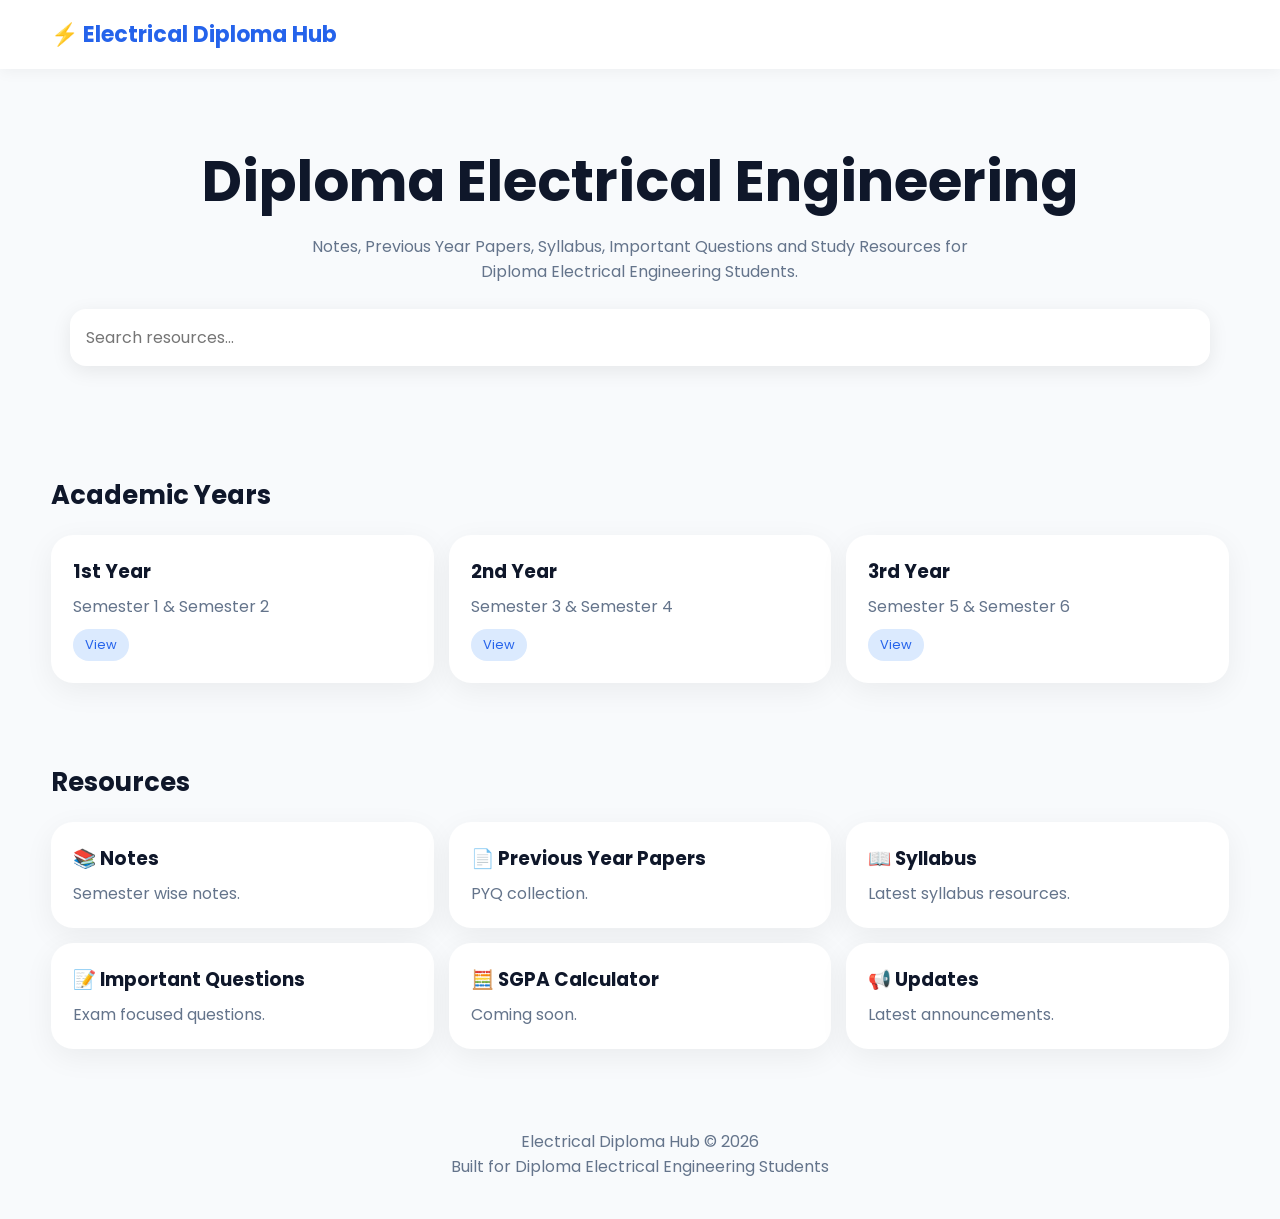
<file: index.html>
<!DOCTYPE html>
<html lang="en">
<head>
<meta charset="UTF-8">
<meta name="viewport" content="width=device-width, initial-scale=1.0">
<title>Electrical Diploma Hub</title>

<link rel="preconnect" href="https://fonts.googleapis.com">
<link rel="preconnect" href="https://fonts.gstatic.com" crossorigin>

<link href="https://fonts.googleapis.com/css2?family=Poppins:wght@300;400;500;600;700&display=swap" rel="stylesheet">

<link rel="stylesheet" href="style.css">
</head>

<body>

<nav class="navbar">
<div class="container">
<div class="logo">⚡ Electrical Diploma Hub</div>
</div>
</nav>

<section class="hero">
<div class="container">

<h1>Diploma Electrical Engineering</h1>

<p>
Notes, Previous Year Papers, Syllabus,
Important Questions and Study Resources
for Diploma Electrical Engineering Students.
</p>

<input
type="text"
class="search-box"
placeholder="Search resources...">

</div>
</section>

<section class="section">
<div class="container">

<h2 class="section-title">Academic Years</h2>

<div class="grid">

<a href="year1.html">
<div class="card">
<h3>1st Year</h3>
<p>Semester 1 & Semester 2</p>
<span class="badge">View</span>
</div>
</a>

<a href="year2.html">
<div class="card">
<h3>2nd Year</h3>
<p>Semester 3 & Semester 4</p>
<span class="badge">View</span>
</div>
</a>

<a href="year3.html">
<div class="card">
<h3>3rd Year</h3>
<p>Semester 5 & Semester 6</p>
<span class="badge">View</span>
</div>
</a>

</div>

</div>
</section>

<section class="section">
<div class="container">

<h2 class="section-title">Resources</h2>

<div class="grid">

<div class="card">
<h3>📚 Notes</h3>
<p>Semester wise notes.</p>
</div>

<div class="card">
<h3>📄 Previous Year Papers</h3>
<p>PYQ collection.</p>
</div>

<div class="card">
<h3>📖 Syllabus</h3>
<p>Latest syllabus resources.</p>
</div>

<div class="card">
<h3>📝 Important Questions</h3>
<p>Exam focused questions.</p>
</div>

<div class="card">
<h3>🧮 SGPA Calculator</h3>
<p>Coming soon.</p>
</div>

<div class="card">
<h3>📢 Updates</h3>
<p>Latest announcements.</p>
</div>

</div>

</div>
</section>

<footer class="footer">

<p>Electrical Diploma Hub © 2026</p>

<p>
Built for Diploma Electrical Engineering Students
</p>

</footer>

<script src="script.js"></script>

</body>
</html>
</file>
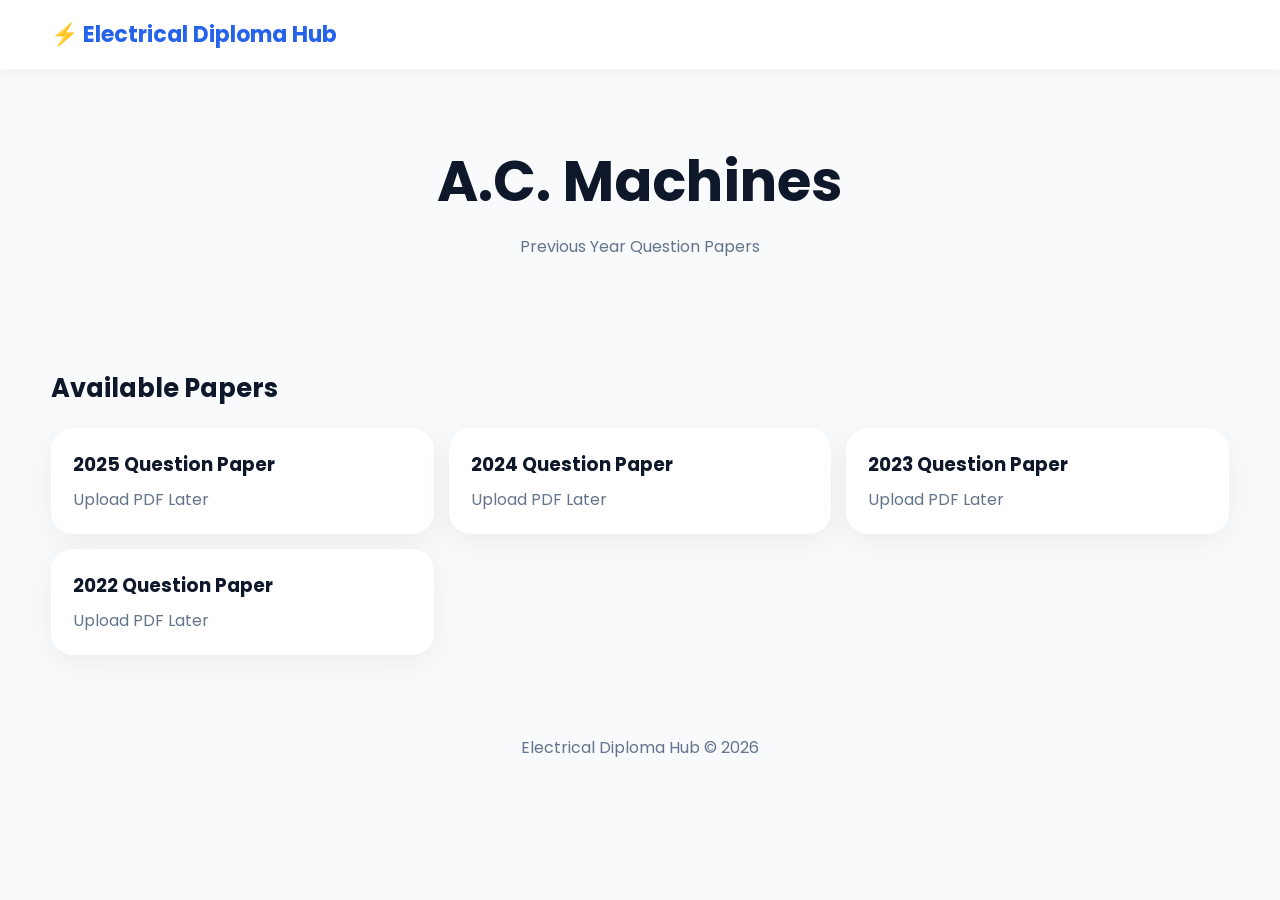
<file: ac-machines.html>
<!DOCTYPE html>
<html lang="en">
<head>
<meta charset="UTF-8">
<meta name="viewport" content="width=device-width, initial-scale=1.0">
<title>A.C. Machines - Previous Year Papers</title>

<link href="https://fonts.googleapis.com/css2?family=Poppins:wght@300;400;500;600;700&display=swap" rel="stylesheet">
<link rel="stylesheet" href="style.css">
</head>

<body>

<nav class="navbar">
<div class="container">
<a href="sem4.html">
<div class="logo">⚡ Electrical Diploma Hub</div>
</a>
</div>
</nav>

<section class="hero">
<div class="container">

<h1>A.C. Machines</h1>

<p>Previous Year Question Papers</p>

</div>
</section>

<section class="section">

<div class="container">

<h2 class="section-title">Available Papers</h2>

<div class="grid">

<div class="card">
<h3>2025 Question Paper</h3>
<p>Upload PDF Later</p>
</div>

<div class="card">
<h3>2024 Question Paper</h3>
<p>Upload PDF Later</p>
</div>

<div class="card">
<h3>2023 Question Paper</h3>
<p>Upload PDF Later</p>
</div>

<div class="card">
<h3>2022 Question Paper</h3>
<p>Upload PDF Later</p>
</div>

</div>

</div>

</section>

<footer class="footer">
<p>Electrical Diploma Hub © 2026</p>
</footer>

<script src="script.js"></script>

</body>
</html>
</file>
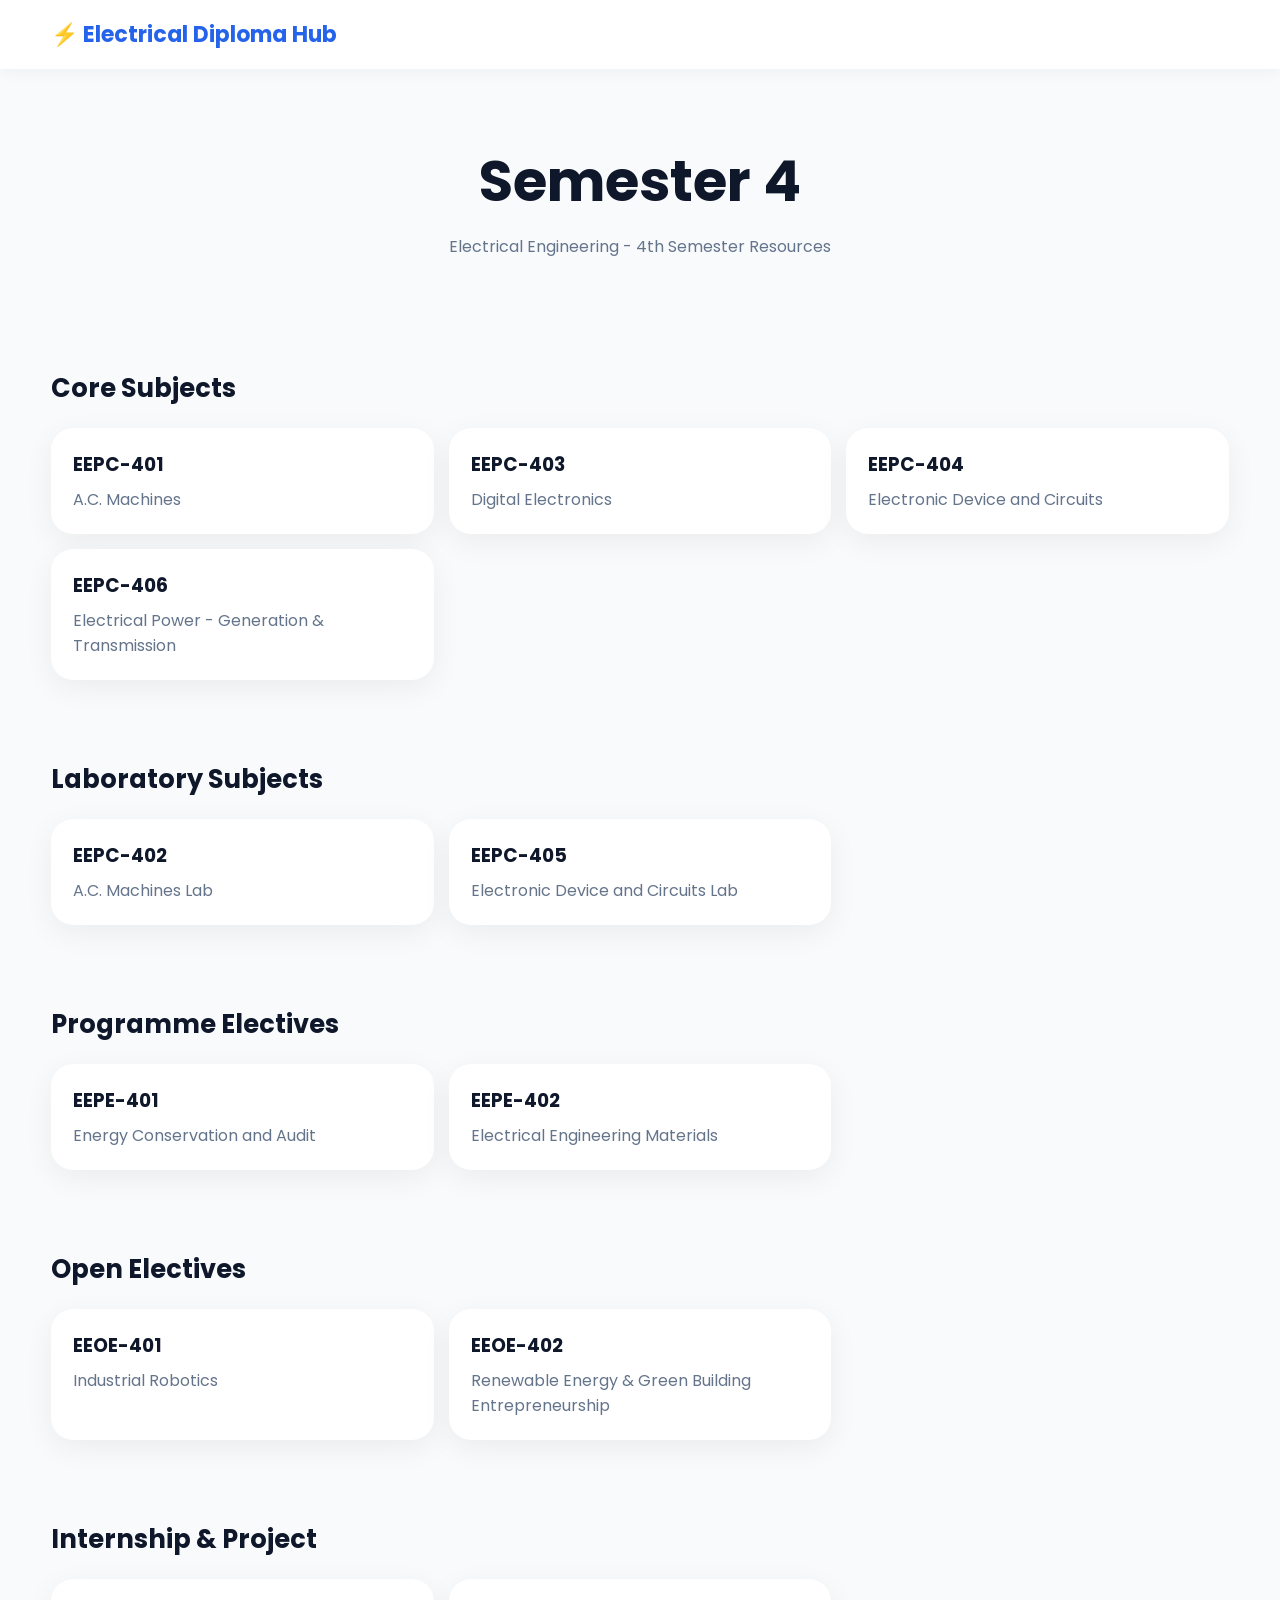
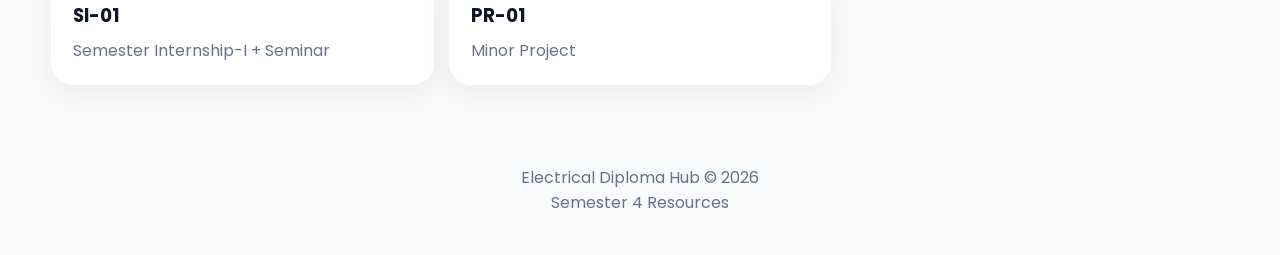
<file: sem4.html>
<!DOCTYPE html>
<html lang="en">

<head>
<meta charset="UTF-8">
<meta name="viewport" content="width=device-width, initial-scale=1.0">

<title>Semester 4 | Electrical Diploma Hub</title>

<link href="https://fonts.googleapis.com/css2?family=Poppins:wght@300;400;500;600;700&display=swap" rel="stylesheet">

<link rel="stylesheet" href="style.css">

</head>

<body>

<nav class="navbar">

<div class="container">

<a href="year2.html">
<div class="logo">
⚡ Electrical Diploma Hub
</div>
</a>

</div>

</nav>

<section class="hero">

<div class="container">

<h1>Semester 4</h1>

<p>
Electrical Engineering - 4th Semester Resources
</p>

</div>

</section>

<section class="section">

<div class="container">

<h2 class="section-title">
Core Subjects
</h2>

<div class="grid">

<a href="ac-machines.html">
<div class="card">
<h3>EEPC-401</h3>
<p>A.C. Machines</p>
</div>
</a>

<div class="card">
<h3>EEPC-403</h3>
<p>Digital Electronics</p>
</div>

<div class="card">
<h3>EEPC-404</h3>
<p>Electronic Device and Circuits</p>
</div>

<div class="card">
<h3>EEPC-406</h3>
<p>Electrical Power - Generation & Transmission</p>
</div>

</div>

</div>

</section>

<section class="section">

<div class="container">

<h2 class="section-title">
Laboratory Subjects
</h2>

<div class="grid">

<div class="card">
<h3>EEPC-402</h3>
<p>A.C. Machines Lab</p>
</div>

<div class="card">
<h3>EEPC-405</h3>
<p>Electronic Device and Circuits Lab</p>
</div>

</div>

</div>

</section>

<section class="section">

<div class="container">

<h2 class="section-title">
Programme Electives
</h2>

<div class="grid">

<div class="card">
<h3>EEPE-401</h3>
<p>Energy Conservation and Audit</p>
</div>

<div class="card">
<h3>EEPE-402</h3>
<p>Electrical Engineering Materials</p>
</div>

</div>

</div>

</section>

<section class="section">

<div class="container">

<h2 class="section-title">
Open Electives
</h2>

<div class="grid">

<div class="card">
<h3>EEOE-401</h3>
<p>Industrial Robotics</p>
</div>

<div class="card">
<h3>EEOE-402</h3>
<p>Renewable Energy & Green Building Entrepreneurship</p>
</div>

</div>

</div>

</section>

<section class="section">

<div class="container">

<h2 class="section-title">
Internship & Project
</h2>

<div class="grid">

<div class="card">
<h3>SI-01</h3>
<p>Semester Internship-I + Seminar</p>
</div>

<div class="card">
<h3>PR-01</h3>
<p>Minor Project</p>
</div>

</div>

</div>

</section>

<footer class="footer">

<p>
Electrical Diploma Hub © 2026
</p>

<p>
Semester 4 Resources
</p>

</footer>

<script src="script.js"></script>

</body>

</html>
</file>
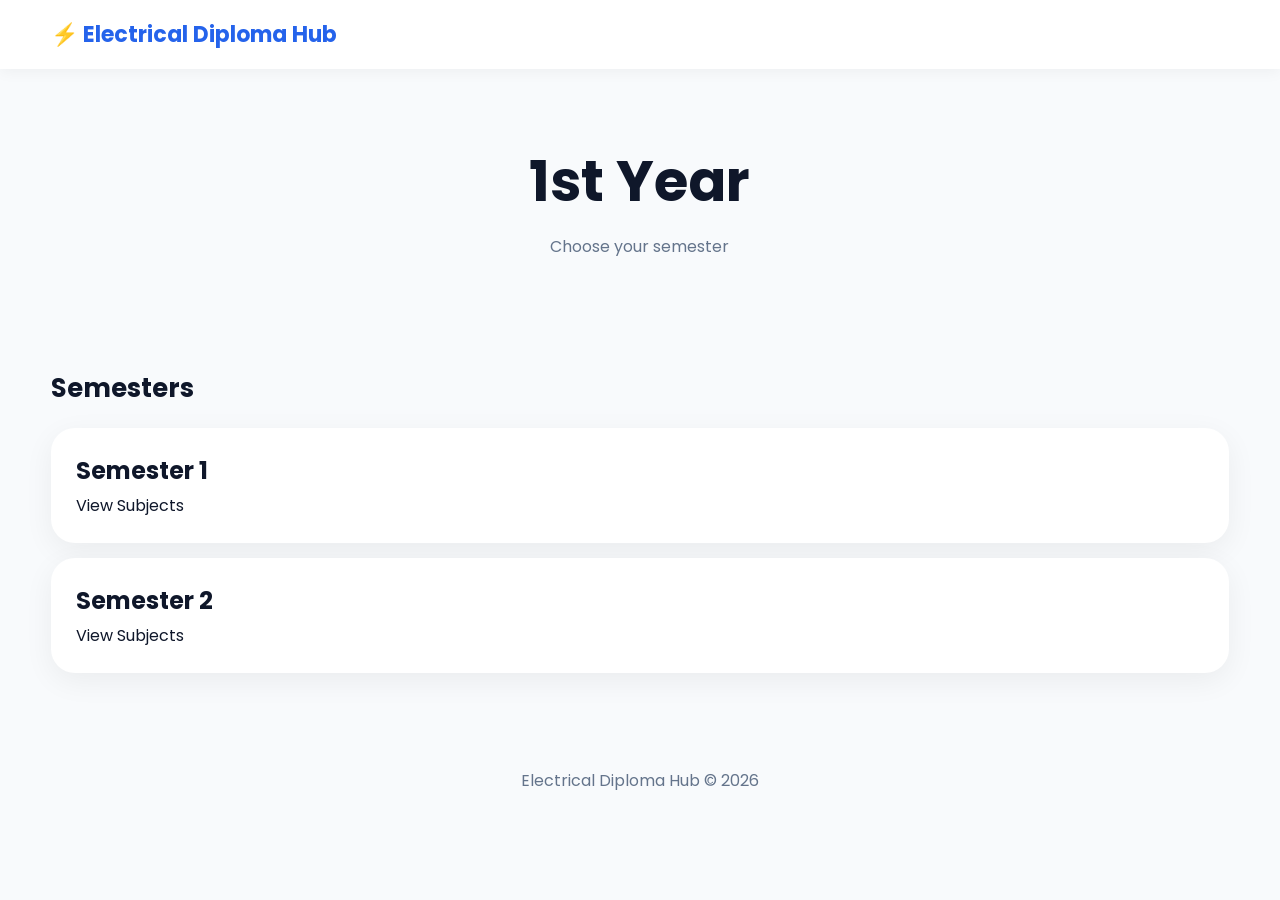
<file: year1.html>
<!DOCTYPE html>
<html lang="en">
<head>
<meta charset="UTF-8">
<meta name="viewport" content="width=device-width, initial-scale=1.0">

<title>1st Year | Electrical Diploma Hub</title>

<link rel="preconnect" href="https://fonts.googleapis.com">
<link rel="preconnect" href="https://fonts.gstatic.com" crossorigin>

<link href="https://fonts.googleapis.com/css2?family=Poppins:wght@300;400;500;600;700&display=swap" rel="stylesheet">

<link rel="stylesheet" href="style.css">
</head>

<body>

<nav class="navbar">
<div class="container">
<a href="index.html">
<div class="logo">⚡ Electrical Diploma Hub</div>
</a>
</div>
</nav>

<section class="hero">

<div class="container">

<h1>1st Year</h1>

<p>
Choose your semester
</p>

</div>

</section>

<section class="section">

<div class="container">

<h2 class="section-title">
Semesters
</h2>

<a href="sem1.html" class="year-card">
<h2>Semester 1</h2>
<p>View Subjects</p>
</a>

<a href="sem2.html" class="year-card">
<h2>Semester 2</h2>
<p>View Subjects</p>
</a>

</div>

</section>

<footer class="footer">

<p>Electrical Diploma Hub © 2026</p>

</footer>

<script src="script.js"></script>

</body>
</html>
</file>
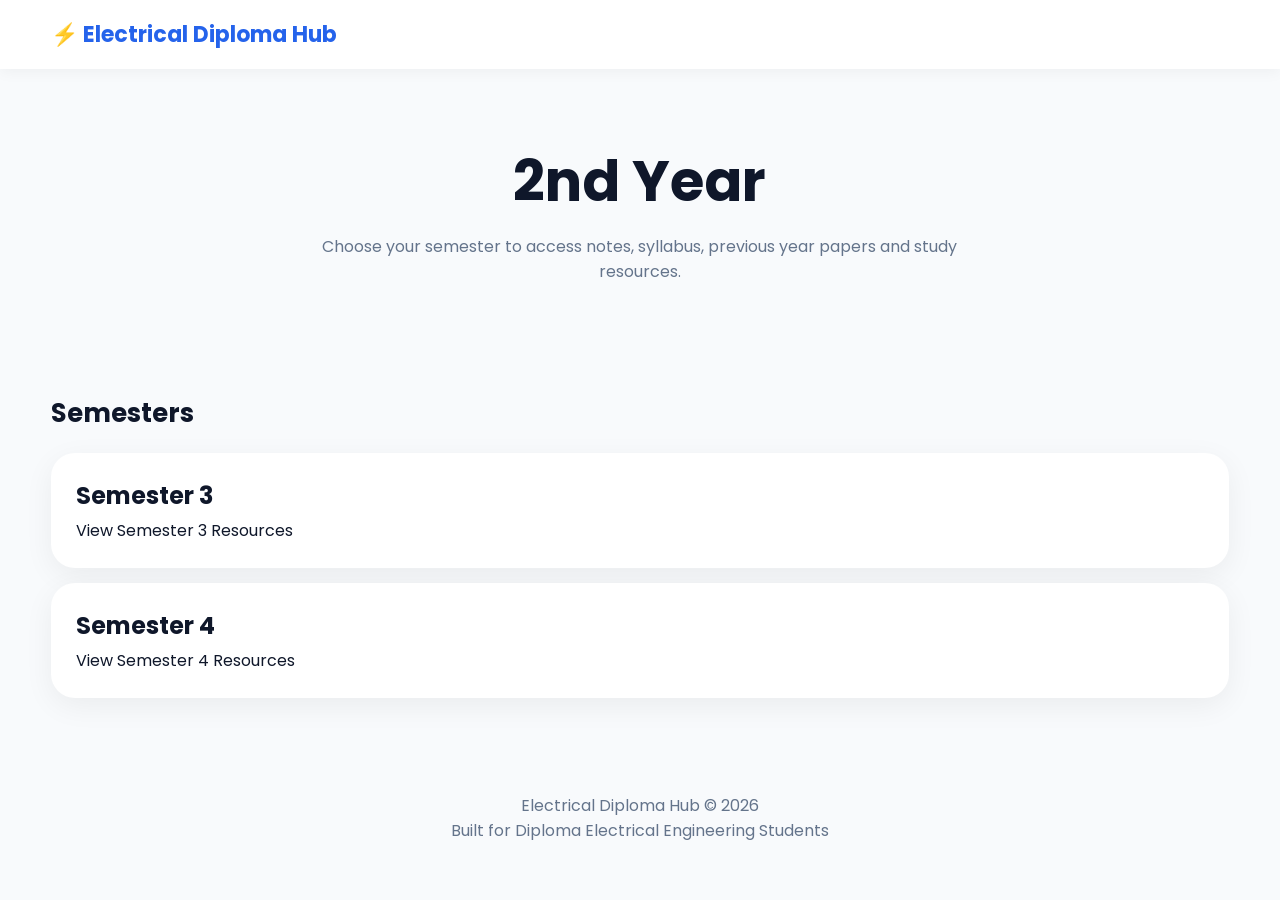
<file: year2.html>
<!DOCTYPE html>
<html lang="en">

<head>
<meta charset="UTF-8">
<meta name="viewport" content="width=device-width, initial-scale=1.0">

<title>2nd Year | Electrical Diploma Hub</title>

<link rel="preconnect" href="https://fonts.googleapis.com">
<link rel="preconnect" href="https://fonts.gstatic.com" crossorigin>

<link href="https://fonts.googleapis.com/css2?family=Poppins:wght@300;400;500;600;700&display=swap" rel="stylesheet">

<link rel="stylesheet" href="style.css">

</head>

<body>

<nav class="navbar">

<div class="container">

<a href="index.html">
<div class="logo">
⚡ Electrical Diploma Hub
</div>
</a>

</div>

</nav>

<section class="hero">

<div class="container">

<h1>2nd Year</h1>

<p>
Choose your semester to access notes, syllabus,
previous year papers and study resources.
</p>

</div>

</section>

<section class="section">

<div class="container">

<h2 class="section-title">
Semesters
</h2>

<a href="sem3.html" class="year-card">

<h2>Semester 3</h2>

<p>
View Semester 3 Resources
</p>

</a>

<a href="sem4.html" class="year-card">

<h2>Semester 4</h2>

<p>
View Semester 4 Resources
</p>

</a>

</div>

</section>

<footer class="footer">

<p>
Electrical Diploma Hub © 2026
</p>

<p>
Built for Diploma Electrical Engineering Students
</p>

</footer>

<script src="script.js"></script>

</body>

</html>
</file>
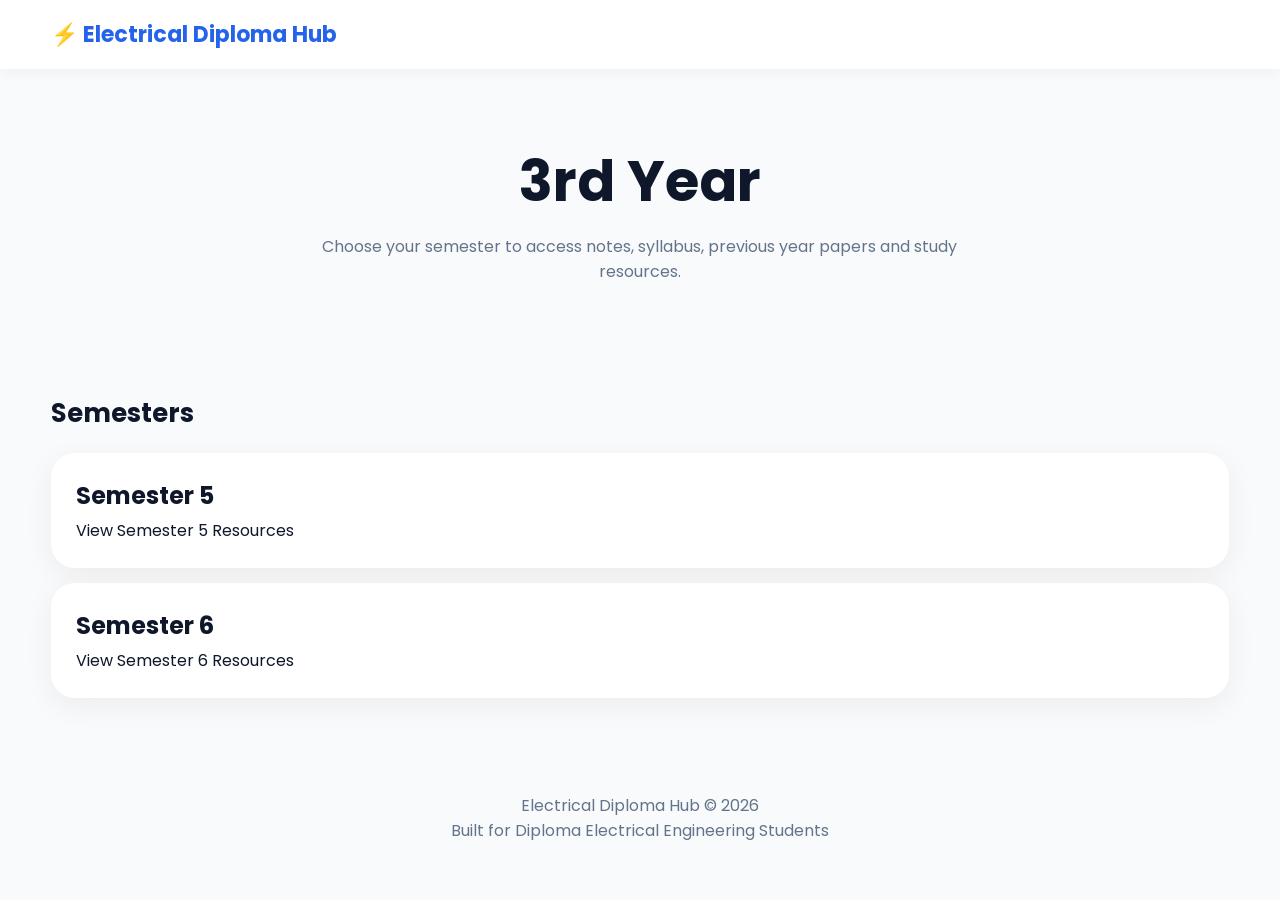
<file: year3.html>
<!DOCTYPE html>
<html lang="en">

<head>
<meta charset="UTF-8">
<meta name="viewport" content="width=device-width, initial-scale=1.0">

<title>3rd Year | Electrical Diploma Hub</title>

<link rel="preconnect" href="https://fonts.googleapis.com">
<link rel="preconnect" href="https://fonts.gstatic.com" crossorigin>

<link href="https://fonts.googleapis.com/css2?family=Poppins:wght@300;400;500;600;700&display=swap" rel="stylesheet">

<link rel="stylesheet" href="style.css">

</head>

<body>

<nav class="navbar">

<div class="container">

<a href="index.html">
<div class="logo">
⚡ Electrical Diploma Hub
</div>
</a>

</div>

</nav>

<section class="hero">

<div class="container">

<h1>3rd Year</h1>

<p>
Choose your semester to access notes, syllabus,
previous year papers and study resources.
</p>

</div>

</section>

<section class="section">

<div class="container">

<h2 class="section-title">
Semesters
</h2>

<a href="sem5.html" class="year-card">

<h2>Semester 5</h2>

<p>
View Semester 5 Resources
</p>

</a>

<a href="sem6.html" class="year-card">

<h2>Semester 6</h2>

<p>
View Semester 6 Resources
</p>

</a>

</div>

</section>

<footer class="footer">

<p>
Electrical Diploma Hub © 2026
</p>

<p>
Built for Diploma Electrical Engineering Students
</p>

</footer>

<script src="script.js"></script>

</body>

</html>
</file>
<file: style.css>
*{
margin:0;
padding:0;
box-sizing:border-box;
font-family:'Poppins',sans-serif;
}

body{
background:#f8fafc;
color:#0f172a;
}

a{
text-decoration:none;
color:inherit;
}

.container{
width:92%;
max-width:1200px;
margin:auto;
}

.navbar{
background:white;
padding:18px 0;
position:sticky;
top:0;
z-index:1000;
box-shadow:0 2px 15px rgba(0,0,0,.05);
}

.logo{
font-size:22px;
font-weight:700;
color:#2563eb;
}

.hero{
padding:70px 20px;
text-align:center;
}

.hero h1{
font-size:2.4rem;
margin-bottom:10px;
}

.hero p{
color:#64748b;
font-size:1rem;
max-width:700px;
margin:auto;
}

.search-box{
margin-top:25px;
width:100%;
padding:16px;
border:none;
outline:none;
border-radius:16px;
background:white;
box-shadow:0 5px 20px rgba(0,0,0,.08);
font-size:16px;
}

.section{
padding:40px 0;
}

.section-title{
font-size:1.6rem;
font-weight:700;
margin-bottom:20px;
}

.grid{
display:grid;
grid-template-columns:1fr;
gap:15px;
}

.card{
background:white;
padding:22px;
border-radius:22px;
box-shadow:0 8px 30px rgba(0,0,0,.06);
transition:.3s;
}

.card:hover{
transform:translateY(-4px);
}

.card h3{
margin-bottom:8px;
}

.card p{
color:#64748b;
}

.badge{
display:inline-block;
background:#dbeafe;
color:#2563eb;
padding:6px 12px;
border-radius:50px;
font-size:13px;
margin-top:10px;
}

.footer{
padding:40px 20px;
text-align:center;
color:#64748b;
}

.year-card{
display:block;
padding:25px;
background:white;
border-radius:24px;
box-shadow:0 8px 30px rgba(0,0,0,.06);
margin-bottom:15px;
}

.year-card h2{
margin-bottom:5px;
}

.sem-card{
display:block;
padding:20px;
background:white;
border-radius:20px;
box-shadow:0 8px 30px rgba(0,0,0,.06);
margin-bottom:15px;
}

@media(min-width:768px){

.grid{
grid-template-columns:repeat(3,1fr);
}

.hero h1{
font-size:3.5rem;
}

}
</file>
